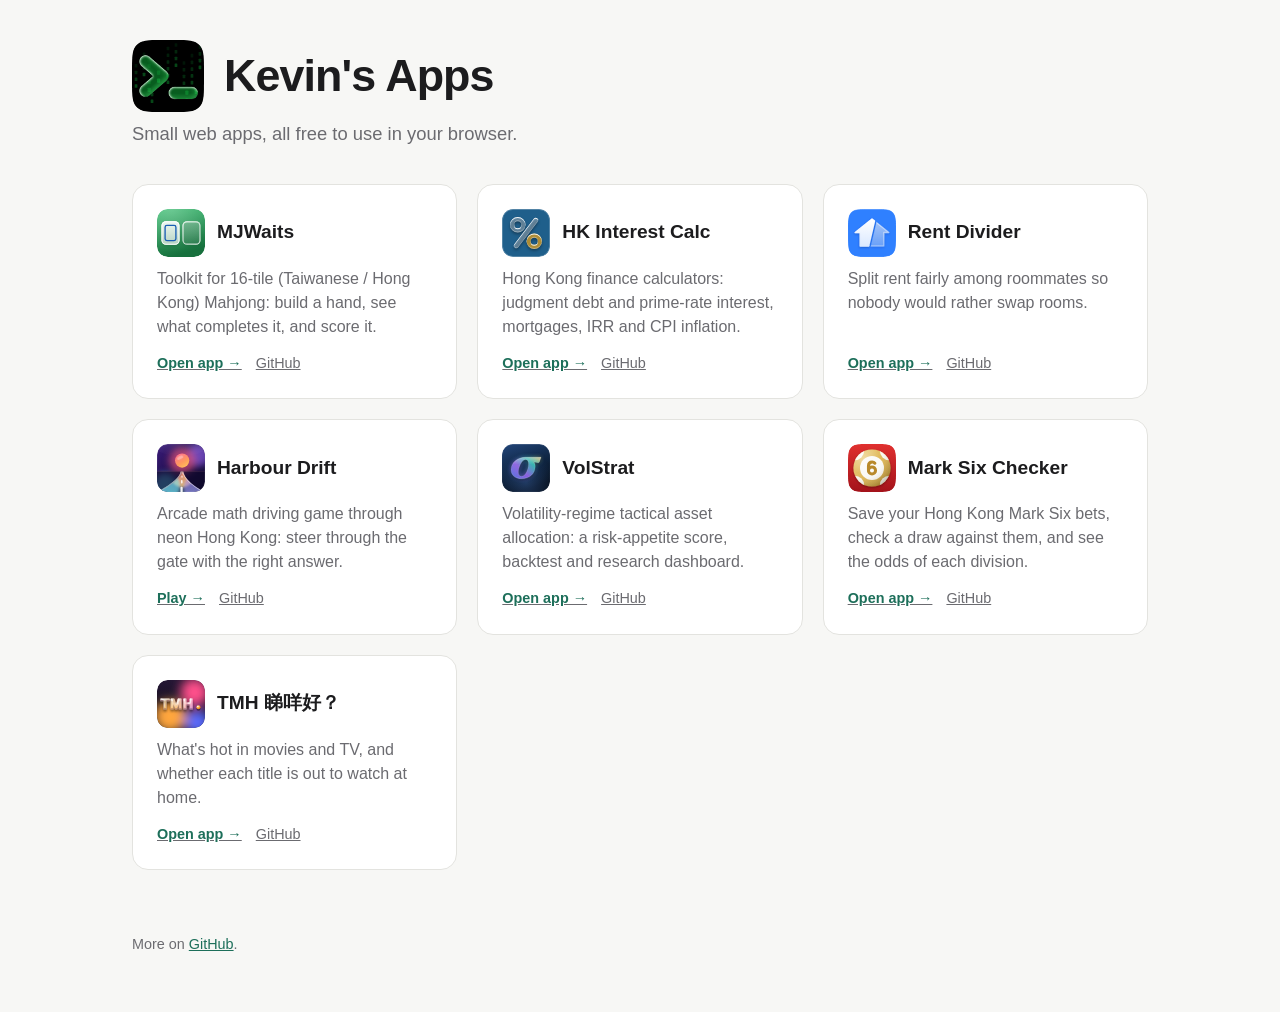
<file: index.html>
<!doctype html>
<html lang="en">
<head>
<meta charset="utf-8">
<meta name="viewport" content="width=device-width, initial-scale=1">
<title>Kevin's Apps</title>
<link rel="icon" type="image/svg+xml" href="icons/logo.svg">
<meta name="description" content="Small web apps by Kevin: Mahjong waits, HK finance calculators, rent splitting and a math driving game.">
<style>
  :root {
    --bg: #f7f7f5;
    --card: #ffffff;
    --text: #1c1c1e;
    --muted: #6b6b70;
    --border: #e3e3df;
    --accent: #1d6f5a;
  }
  @media (prefers-color-scheme: dark) {
    :root {
      --bg: #121214;
      --card: #1c1c1f;
      --text: #f0f0f2;
      --muted: #9a9aa2;
      --border: #2e2e33;
      --accent: #5fc9a8;
    }
  }
  * { box-sizing: border-box; }
  body {
    margin: 0;
    background: var(--bg);
    color: var(--text);
    font: 16px/1.5 -apple-system, BlinkMacSystemFont, "Segoe UI", Roboto, "Helvetica Neue", Arial, sans-serif;
  }
  main { max-width: 1080px; margin: 0 auto; padding: 32px 16px 40px; }
  .title { display: flex; align-items: center; gap: 14px; margin-bottom: 4px; }
  .title img { border-radius: 12px; flex: none; }
  h1 { margin: 0; font-size: 1.9rem; letter-spacing: -0.02em; }
  .sub { margin: 0 0 32px; color: var(--muted); }
  .grid { display: grid; gap: 14px; grid-template-columns: repeat(auto-fill, minmax(280px, 1fr)); }
  .card {
    display: flex; flex-direction: column;
    background: var(--card);
    border: 1px solid var(--border);
    border-radius: 12px;
    padding: 18px;
    color: inherit;
    text-decoration: none;
    transition: border-color .15s, transform .15s;
  }
  .card:hover, .card:focus-visible { border-color: var(--accent); transform: translateY(-2px); outline: none; }
  .head { display: flex; align-items: center; gap: 12px; margin-bottom: 10px; }
  .head img { border-radius: 9px; flex: none; }
  .card h2 { margin: 0; font-size: 1.1rem; }
  .card p { margin: 0 0 14px; color: var(--muted); font-size: .95rem; flex: 1; }
  .links { display: flex; gap: 14px; font-size: .9rem; }
  .links span { color: var(--accent); font-weight: 600; }
  .links a { color: var(--muted); }
  .links a:hover { color: var(--accent); }
  footer { margin-top: 40px; color: var(--muted); font-size: .9rem; }
  footer a { color: var(--accent); }
  @media (min-width: 900px) {
    main { padding: 40px 32px 56px; }
    .title { gap: 20px; margin-bottom: 8px; }
    .title img { width: 72px; height: 72px; border-radius: 16px; }
    h1 { font-size: 2.8rem; }
    .sub { font-size: 1.15rem; margin-bottom: 36px; }
    .grid { gap: 20px; }
    .card { padding: 24px; border-radius: 16px; }
    .head img { width: 48px; height: 48px; border-radius: 11px; }
    .card h2 { font-size: 1.2rem; }
    .card p { font-size: 1rem; }
    footer { margin-top: 64px; }
  }
</style>
</head>
<body>
<main>
  <div class="title"><img src="icons/logo.svg" alt="" width="52" height="52"><h1>Kevin's Apps</h1></div>
  <p class="sub">Small web apps, all free to use in your browser.</p>

  <div class="grid">
    <div class="card" data-href="mjwaits/">
      <div class="head"><img src="icons/mjwaits.svg" alt="" width="40" height="40"><h2>MJWaits</h2></div>
      <p>Toolkit for 16-tile (Taiwanese / Hong Kong) Mahjong: build a hand, see what completes it, and score it.</p>
      <div class="links"><a href="mjwaits/"><span>Open app →</span></a><a href="https://github.com/kevincgith/mjwaits">GitHub</a></div>
    </div>
    <div class="card" data-href="interestcal/">
      <div class="head"><img src="icons/interestcal.svg" alt="" width="40" height="40"><h2>HK Interest Calc</h2></div>
      <p>Hong Kong finance calculators: judgment debt and prime-rate interest, mortgages, IRR and CPI inflation.</p>
      <div class="links"><a href="interestcal/"><span>Open app →</span></a><a href="https://github.com/kevincgith/interestcal">GitHub</a></div>
    </div>
    <div class="card" data-href="rentdivider/">
      <div class="head"><img src="icons/rentdivider.svg" alt="" width="40" height="40"><h2>Rent Divider</h2></div>
      <p>Split rent fairly among roommates so nobody would rather swap rooms.</p>
      <div class="links"><a href="rentdivider/"><span>Open app →</span></a><a href="https://github.com/kevincgith/rentdivider">GitHub</a></div>
    </div>
    <div class="card" data-href="harbourdrift/">
      <div class="head"><img src="icons/harbourdrift.svg" alt="" width="40" height="40"><h2>Harbour Drift</h2></div>
      <p>Arcade math driving game through neon Hong Kong: steer through the gate with the right answer.</p>
      <div class="links"><a href="harbourdrift/"><span>Play →</span></a><a href="https://github.com/kevincgith/harbourdrift">GitHub</a></div>
    </div>
    <div class="card" data-href="volstrat/">
      <div class="head"><img src="icons/volstrat.svg" alt="" width="40" height="40"><h2>VolStrat</h2></div>
      <p>Volatility-regime tactical asset allocation: a risk-appetite score, backtest and research dashboard.</p>
      <div class="links"><a href="volstrat/"><span>Open app →</span></a><a href="https://github.com/kevincgith/volstrat">GitHub</a></div>
    </div>
    <div class="card" data-href="marksix/">
      <div class="head"><img src="icons/marksix.svg" alt="" width="40" height="40"><h2>Mark Six Checker</h2></div>
      <p>Save your Hong Kong Mark Six bets, check a draw against them, and see the odds of each division.</p>
      <div class="links"><a href="marksix/"><span>Open app →</span></a><a href="https://github.com/kevincgith/marksix">GitHub</a></div>
    </div>
    <div class="card" data-href="tmh/">
      <div class="head"><img src="icons/tmh.svg" alt="" width="40" height="40"><h2>TMH 睇咩好？</h2></div>
      <p>What's hot in movies and TV, and whether each title is out to watch at home.</p>
      <div class="links"><a href="tmh/"><span>Open app →</span></a><a href="https://github.com/kevincgith/tmh">GitHub</a></div>
    </div>
  </div>

  <footer>More on <a href="https://github.com/kevincgith">GitHub</a>.</footer>
</main>
<script>
  // Make the whole card clickable without nesting links.
  document.querySelectorAll('.card[data-href]').forEach(function (c) {
    c.style.cursor = 'pointer';
    c.addEventListener('click', function (e) {
      if (e.target.closest('a')) return;
      location.href = c.dataset.href;
    });
  });
</script>
</body>
</html>
</file>
